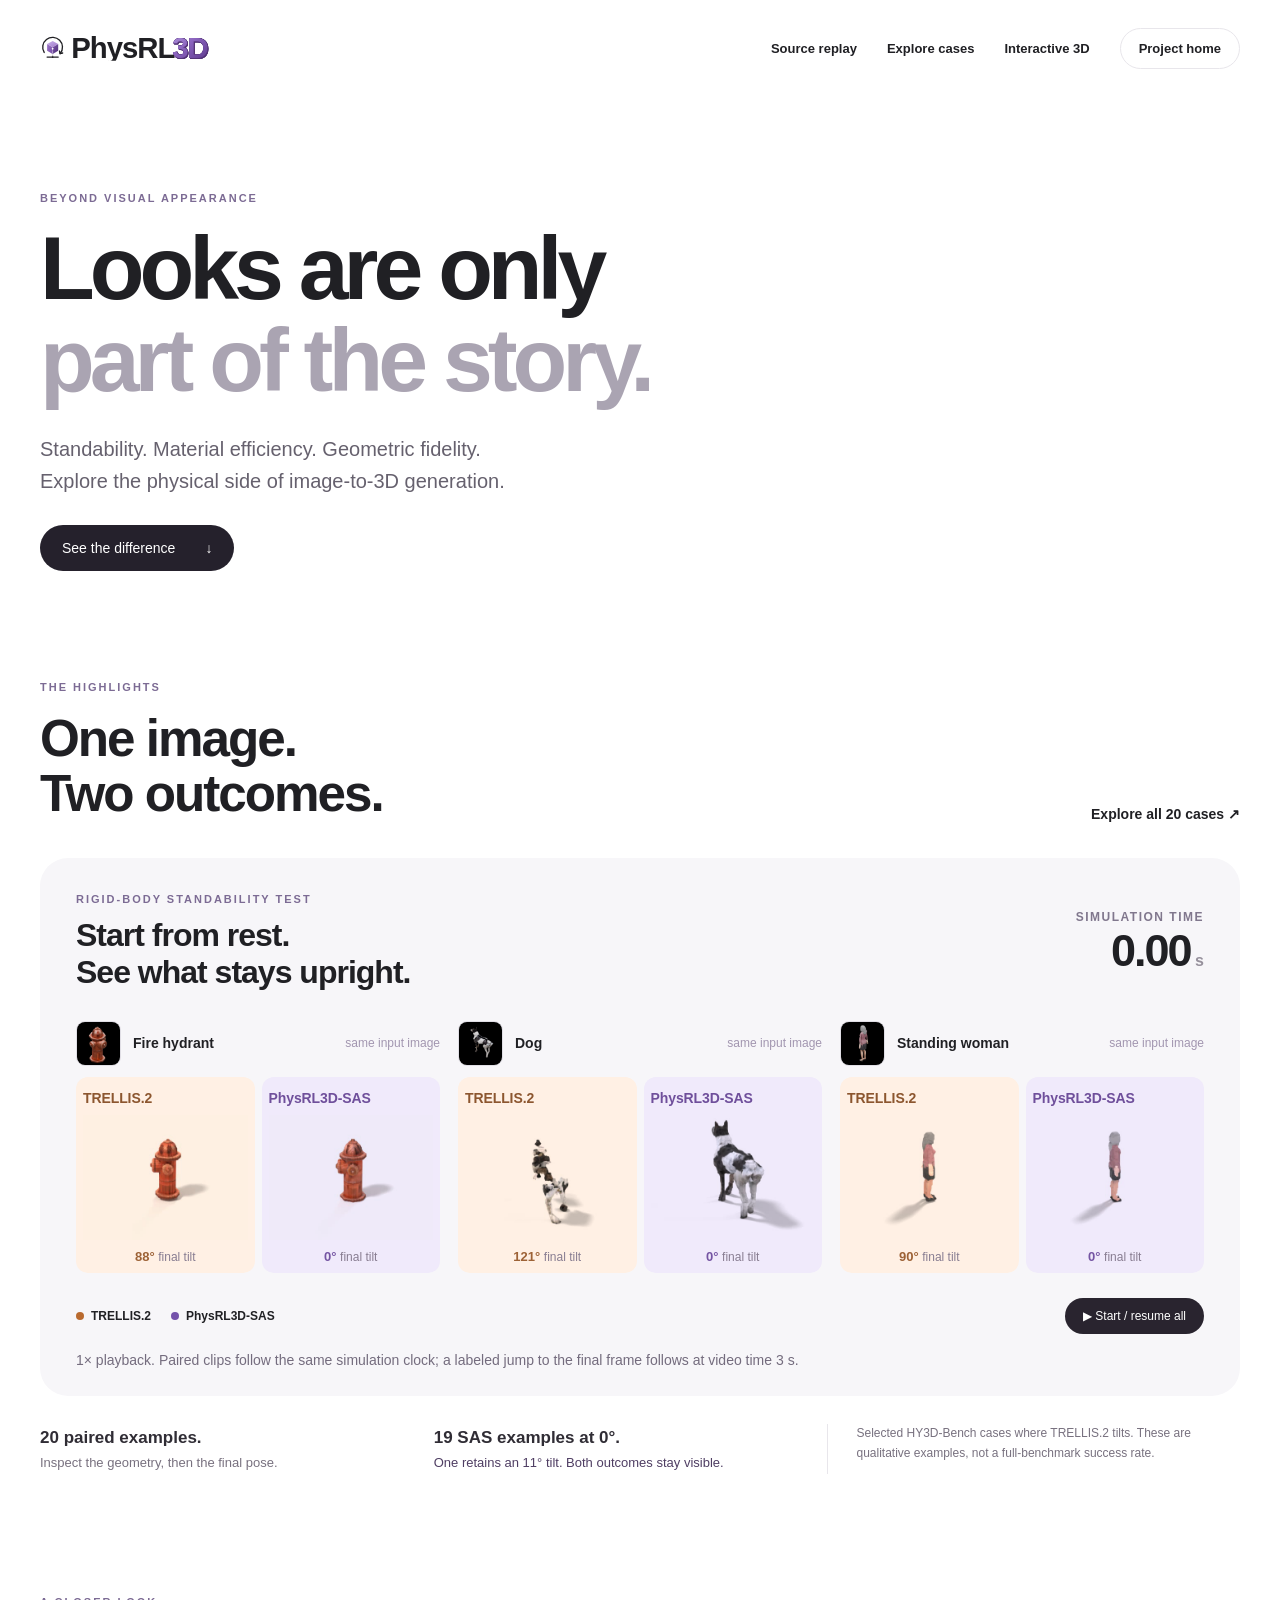
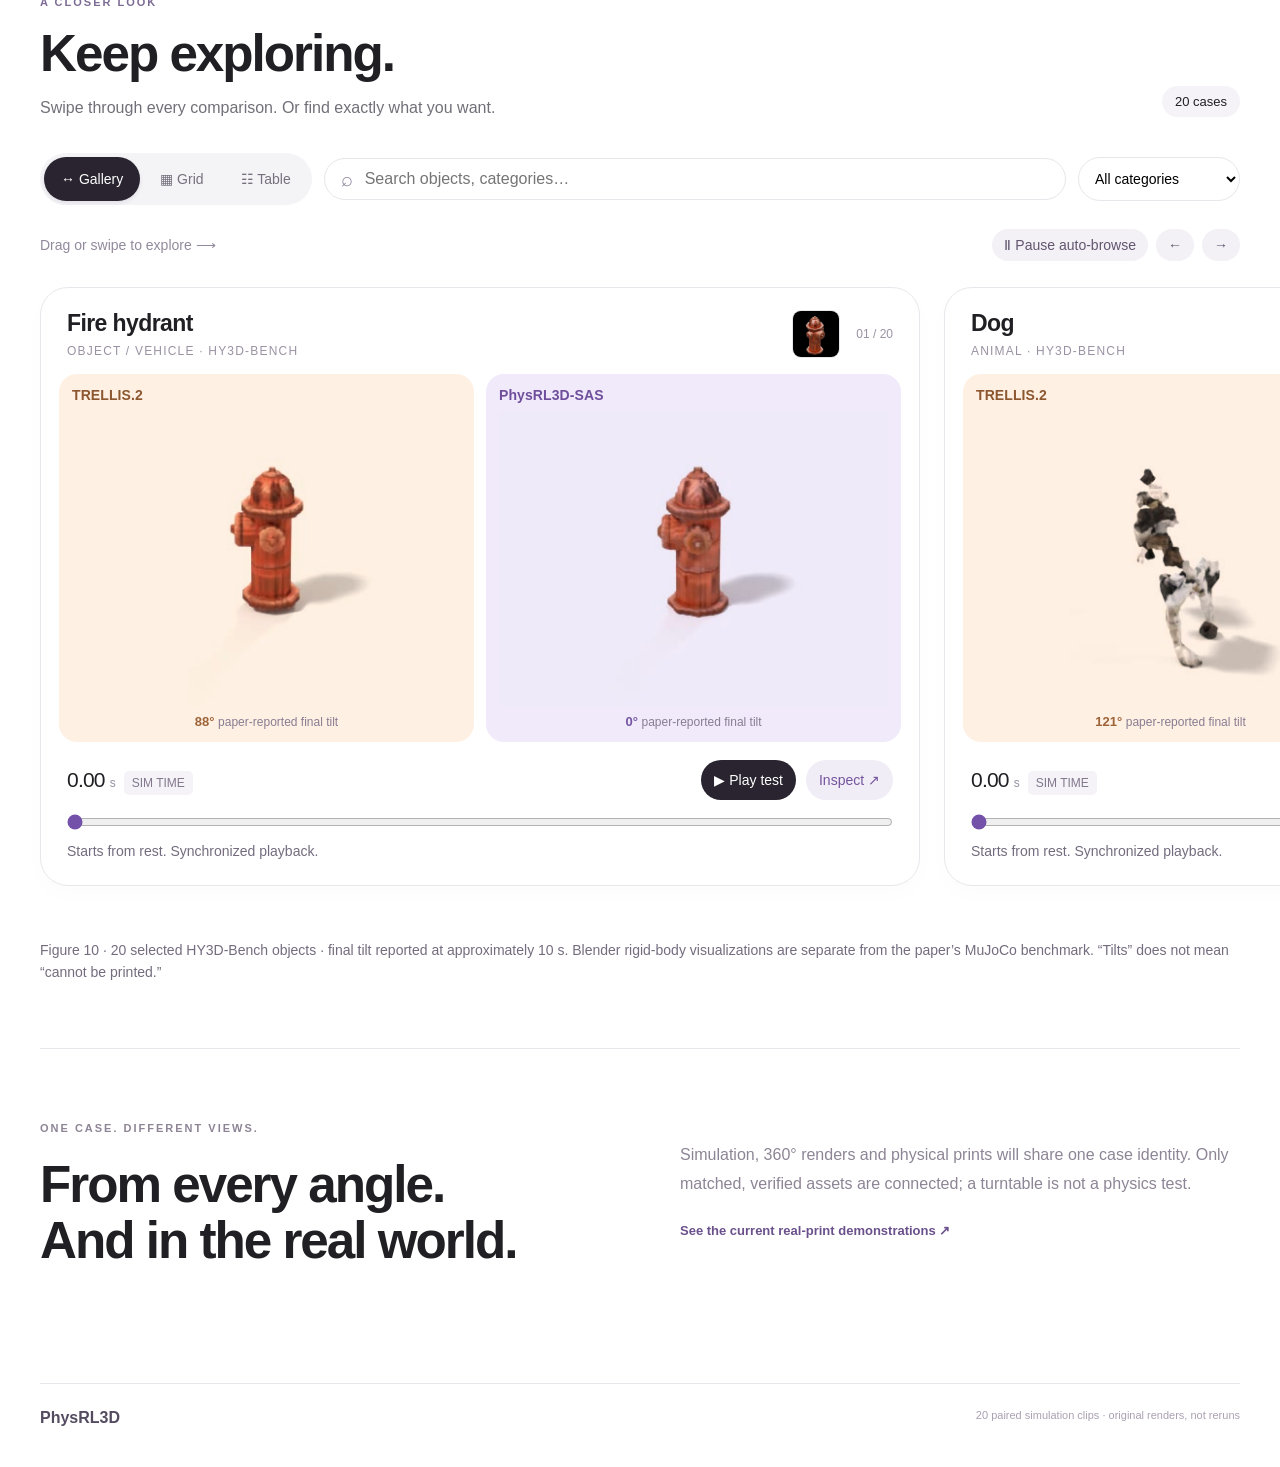
<file: examples/index.html>
<!doctype html>
<html lang="en">
<head>
  <meta charset="utf-8">
  <meta name="viewport" content="width=device-width,initial-scale=1">
  <meta name="color-scheme" content="light">
  <title>PhysRL3D — See what stands</title>
  <meta name="description" content="Explore paired standability tests of TRELLIS.2 and PhysRL3D-SAS.">
  <link rel="stylesheet" href="styles.css">
  <link rel="stylesheet" href="published.css">
  <meta name="robots" content="noindex,nofollow">
  <script>if(new URLSearchParams(location.search).has('embedded'))document.documentElement.classList.add('embedded');</script>
  <script defer src="cases.js?v=20261123sim"></script>
  <script defer src="core.js?v=20261123sim"></script>
  <script defer src="app.js?v=20261123sim"></script>
  <link rel="icon" href="../favicon.ico?v=20261120loop1" sizes="any"><link rel="icon" type="image/svg+xml" href="../static/brand/physrl3d-mark.svg?v=20261120loop1"><link rel="icon" type="image/png" sizes="32x32" href="../static/brand/favicon-32.png?v=20261120loop1"><link rel="apple-touch-icon" sizes="180x180" href="../static/brand/favicon-180.png?v=20261120loop1">
<meta name="referrer" content="no-referrer"></head>
<body>
  <a class="skip" href="#cases">Skip to the cases</a>
  <header class="nav shell">
    <a class="wordmark" href="#top"><img src="../static/brand/physrl3d-lockup.svg?v=20261120loop1" alt="PhysRL3D" width="174" height="38"></a>
    <nav aria-label="Main navigation"><a href="#highlights">Source replay</a><a href="#cases">Explore cases</a><a href="../#support-examples" target="_top">Interactive 3D</a><a class="nav-pill" href="../" target="_top">Project home</a></nav>
  </header>
  <main id="top">
    <section class="intro shell">
      <p class="eyebrow">BEYOND VISUAL APPEARANCE</p>
      <h1>Looks are only<br><span>part of the story.</span></h1>
      <p class="intro-copy">Standability. Material efficiency. Geometric fidelity.<br>Explore the physical side of image-to-3D generation.</p>
      <a class="primary-link" href="#highlights">See the difference <span>↓</span></a>
    </section>

    <section id="highlights" class="highlights shell" aria-labelledby="highlights-title">
      <div class="section-heading"><div><p class="eyebrow">THE HIGHLIGHTS</p><h2 id="highlights-title">One image.<br>Two outcomes.</h2></div><a href="#cases" class="text-link">Explore all 20 cases ↗</a></div>
      <div class="feature">
        <div class="feature-heading"><div><p class="eyebrow">RIGID-BODY STANDABILITY TEST</p><h3>Start from rest.<br>See what stays upright.</h3></div><div class="clock"><span class="clock-label">PAPER ENDPOINT</span><strong id="hero-clock">≈10<span> s</span></strong></div></div>
        <div id="hero-pairs" class="hero-pairs"></div>
        <div class="feature-controls"><div class="legend"><span><i class="base-dot"></i>TRELLIS.2</span><span><i class="ours-dot"></i>PhysRL3D-SAS</span></div><button id="hero-play" class="play-button" disabled>▶ Loading simulation videos</button></div>
        <p id="hero-status" class="microcopy">Archived end-state images, not a running simulation. Existing source clips reportedly show 0–2.96 s, then jump to a held frame at 9.96 s. The timer will preserve and label this jump when verified clips are connected.</p>
      </div>
      <div class="highlight-summary"><p><b>20 paired examples.</b><br>Inspect the geometry, then the final pose.</p><p><b>19 SAS examples at 0°.</b><br>One retains an 11° tilt. Both outcomes stay visible.</p><p class="selection-note">Selected HY3D-Bench cases where TRELLIS.2 tilts. These are qualitative examples, not a full-benchmark success rate.</p></div>
    </section>

    <section id="cases" class="explorer" aria-labelledby="cases-title">
      <div class="shell"><div class="section-heading"><div><p class="eyebrow">A CLOSER LOOK</p><h2 id="cases-title">Keep exploring.</h2><p class="section-copy">Swipe through every comparison. Or find exactly what you want.</p></div><span id="result-count" class="count" aria-live="polite">20 cases</span></div>
        <div class="explorer-toolbar"><div class="view-switch" role="group" aria-label="Choose view"><button data-view="gallery" aria-pressed="true">↔ Gallery</button><button data-view="grid" aria-pressed="false">▦ Grid</button><button data-view="table" aria-pressed="false">☷ Table</button></div><label class="search"><span aria-hidden="true">⌕</span><input id="search" type="search" placeholder="Search objects, categories…" aria-label="Search cases"></label><label class="category-label"><span class="sr-only">Category</span><select id="category"><option value="all">All categories</option><option value="character">Characters</option><option value="animal">Animals</option><option value="vegetation">Vegetation</option><option value="object">Objects &amp; vehicles</option></select></label></div>
        <div class="gallery-options"><span id="browse-hint">Drag or swipe to explore <span aria-hidden="true">⟶</span></span><div><button id="auto-browse" aria-pressed="true">Ⅱ Pause auto-browse</button><button id="previous" aria-label="Previous case">←</button><button id="next" aria-label="Next case">→</button></div></div>
      </div>
      <div id="case-results" class="case-results gallery" tabindex="0" aria-label="Simulation case gallery"></div>
      <div id="empty-state" class="shell empty-state" hidden><h3>No matching cases.</h3><p>Try a different name or category.</p><button id="clear-search">Clear filters</button></div>
      <p class="shell footnote">Figure 10 · 20 selected HY3D-Bench objects · final tilt reported at approximately 10 s. Blender rigid-body visualizations are separate from the paper’s MuJoCo benchmark. “Tilts” does not mean “cannot be printed.”</p>
    </section>

    <section class="next-section shell"><div><p class="eyebrow">ONE CASE. DIFFERENT VIEWS.</p><h2>From every angle.<br>And in the real world.</h2></div><p>Simulation, 360° renders and physical prints will share one case identity. Only matched, verified assets are connected; a turntable is not a physics test.<br><a class="text-link" href="../#prints" target="_blank" rel="noopener">See the current real-print demonstrations ↗</a></p></section>
  </main>
  <footer class="shell"><b>PhysRL3D</b><span>20 paired simulation clips · original renders, not reruns</span></footer>
  <dialog id="case-dialog" aria-labelledby="dialog-title"><div class="dialog-top"><h2 id="dialog-title">Case</h2><button id="close-dialog" aria-label="Close case">×</button></div><div id="dialog-body"></div></dialog>
  <noscript><p class="shell">The interactive explorer requires JavaScript. <a href="../">Return to the research overview.</a></p></noscript>
</body>
</html>
</file>
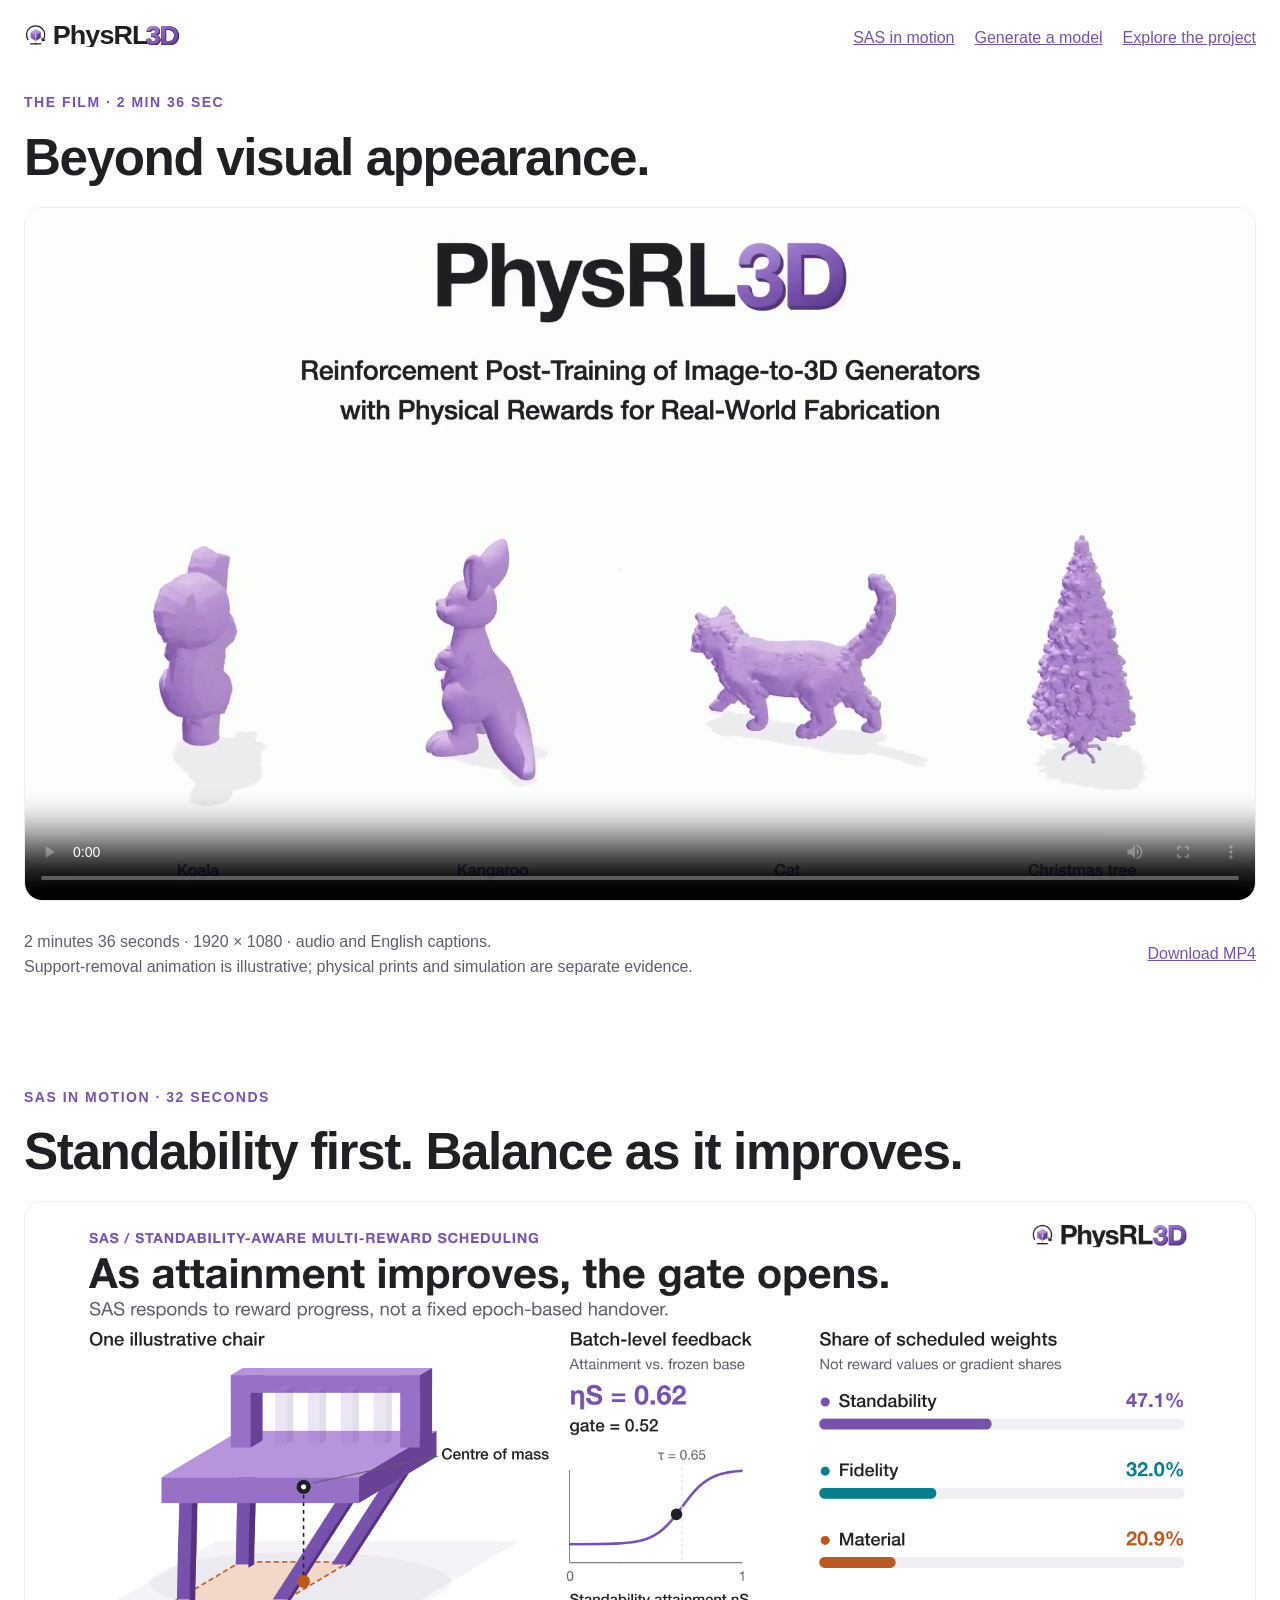
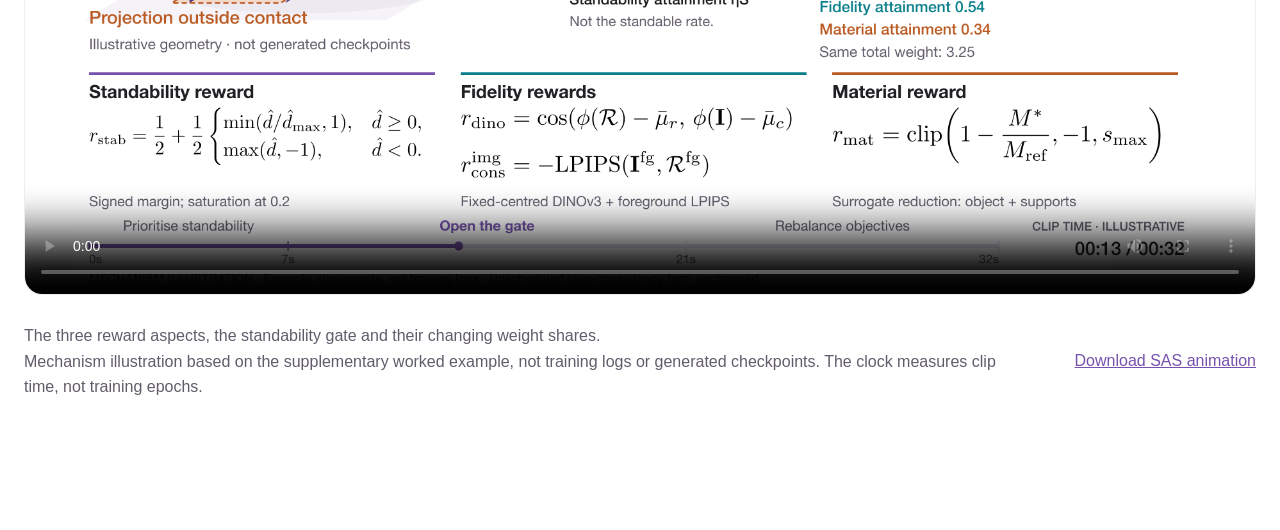
<file: film/index.html>
<!doctype html>
<html lang="en">
<head>
<meta charset="utf-8"><meta name="viewport" content="width=device-width,initial-scale=1"><meta name="robots" content="noindex,nofollow">
<title>PhysRL3D · Films</title>
<link rel="icon" href="../favicon.ico?v=20261120loop1" sizes="any">
<link rel="icon" type="image/svg+xml" href="../static/brand/physrl3d-mark.svg?v=20261120loop1">
<link rel="icon" type="image/png" sizes="32x32" href="../static/brand/favicon-32.png?v=20261120loop1">
<link rel="apple-touch-icon" sizes="180x180" href="../static/brand/favicon-180.png?v=20261120loop1">
<style>*{box-sizing:border-box}html{scroll-behavior:smooth;scroll-padding-top:24px}body{margin:0;padding:24px;background:#fff;color:#202024;font-family:Arial,Helvetica,sans-serif}header,main{max-width:1440px;margin:auto}header{display:flex;align-items:center;justify-content:space-between;gap:24px;margin-bottom:40px}header img{width:160px}nav{display:flex;gap:20px;flex-wrap:wrap}a{color:#7752ad}video{display:block;width:100%;background:#fff;border:1px solid #eee;border-radius:18px}p{font-size:16px;line-height:1.6;color:#625c6a}h1,h2{font-size:clamp(32px,4vw,54px);letter-spacing:-1.4px;margin:12px 0 20px}section{margin-bottom:90px}.eyebrow{font-size:14px;color:#7752ad;letter-spacing:1.5px;font-weight:600}.film-meta{display:flex;justify-content:space-between;align-items:center;gap:24px;flex-wrap:wrap;padding-top:12px}.film-meta p{max-width:1000px}.film-meta a{white-space:nowrap}@media(max-width:600px){header{align-items:flex-start;flex-direction:column}body{padding:20px}section{margin-bottom:60px}}@media(prefers-reduced-motion:reduce){html{scroll-behavior:auto}}</style>
<meta name="referrer" content="no-referrer"></head>
<body>
<header><a href="../"><img src="../static/brand/physrl3d-lockup.svg?v=20261120loop1" alt="PhysRL3D"></a><nav><a href="#sas">SAS in motion</a><a href="../generate/">Generate a model</a><a href="../">Explore the project</a></nav></header>
<main>
<section id="overview"><p class="eyebrow">THE FILM · 2 MIN 36 SEC</p><h1>Beyond visual appearance.</h1>
<video controls playsinline preload="metadata" poster="../static/film/PhysRL3D_video-poster.jpg" aria-label="PhysRL3D research video, 2 minutes 36 seconds"><source src="../static/film/PhysRL3D_video.mp4" type="video/mp4"><track kind="captions" src="../static/film/PhysRL3D_video.vtt" srclang="en" label="English" default></video>
<div class="film-meta"><p>2 minutes 36 seconds · 1920 × 1080 · audio and English captions.<br>Support-removal animation is illustrative; physical prints and simulation are separate evidence.</p><a href="../static/film/PhysRL3D_video.mp4" download>Download MP4</a></div></section>
<section id="sas"><p class="eyebrow">SAS IN MOTION · 32 SECONDS</p><h2>Standability first. Balance as it improves.</h2>
<video controls playsinline preload="metadata" poster="../static/film/sas-poster.png" aria-label="SAS mechanism illustration with stage labels and a synchronized timeline"><source src="../static/film/sas-32s.mp4" type="video/mp4"><track kind="captions" src="../static/film/sas-captions.vtt" srclang="en" label="English"></video>
<div class="film-meta"><p>The three reward aspects, the standability gate and their changing weight shares.<br>Mechanism illustration based on the supplementary worked example, not training logs or generated checkpoints. The clock measures clip time, not training epochs.</p><a href="../static/film/sas-32s.mp4" download>Download SAS animation</a></div></section>
</main>
</body></html>
</file>
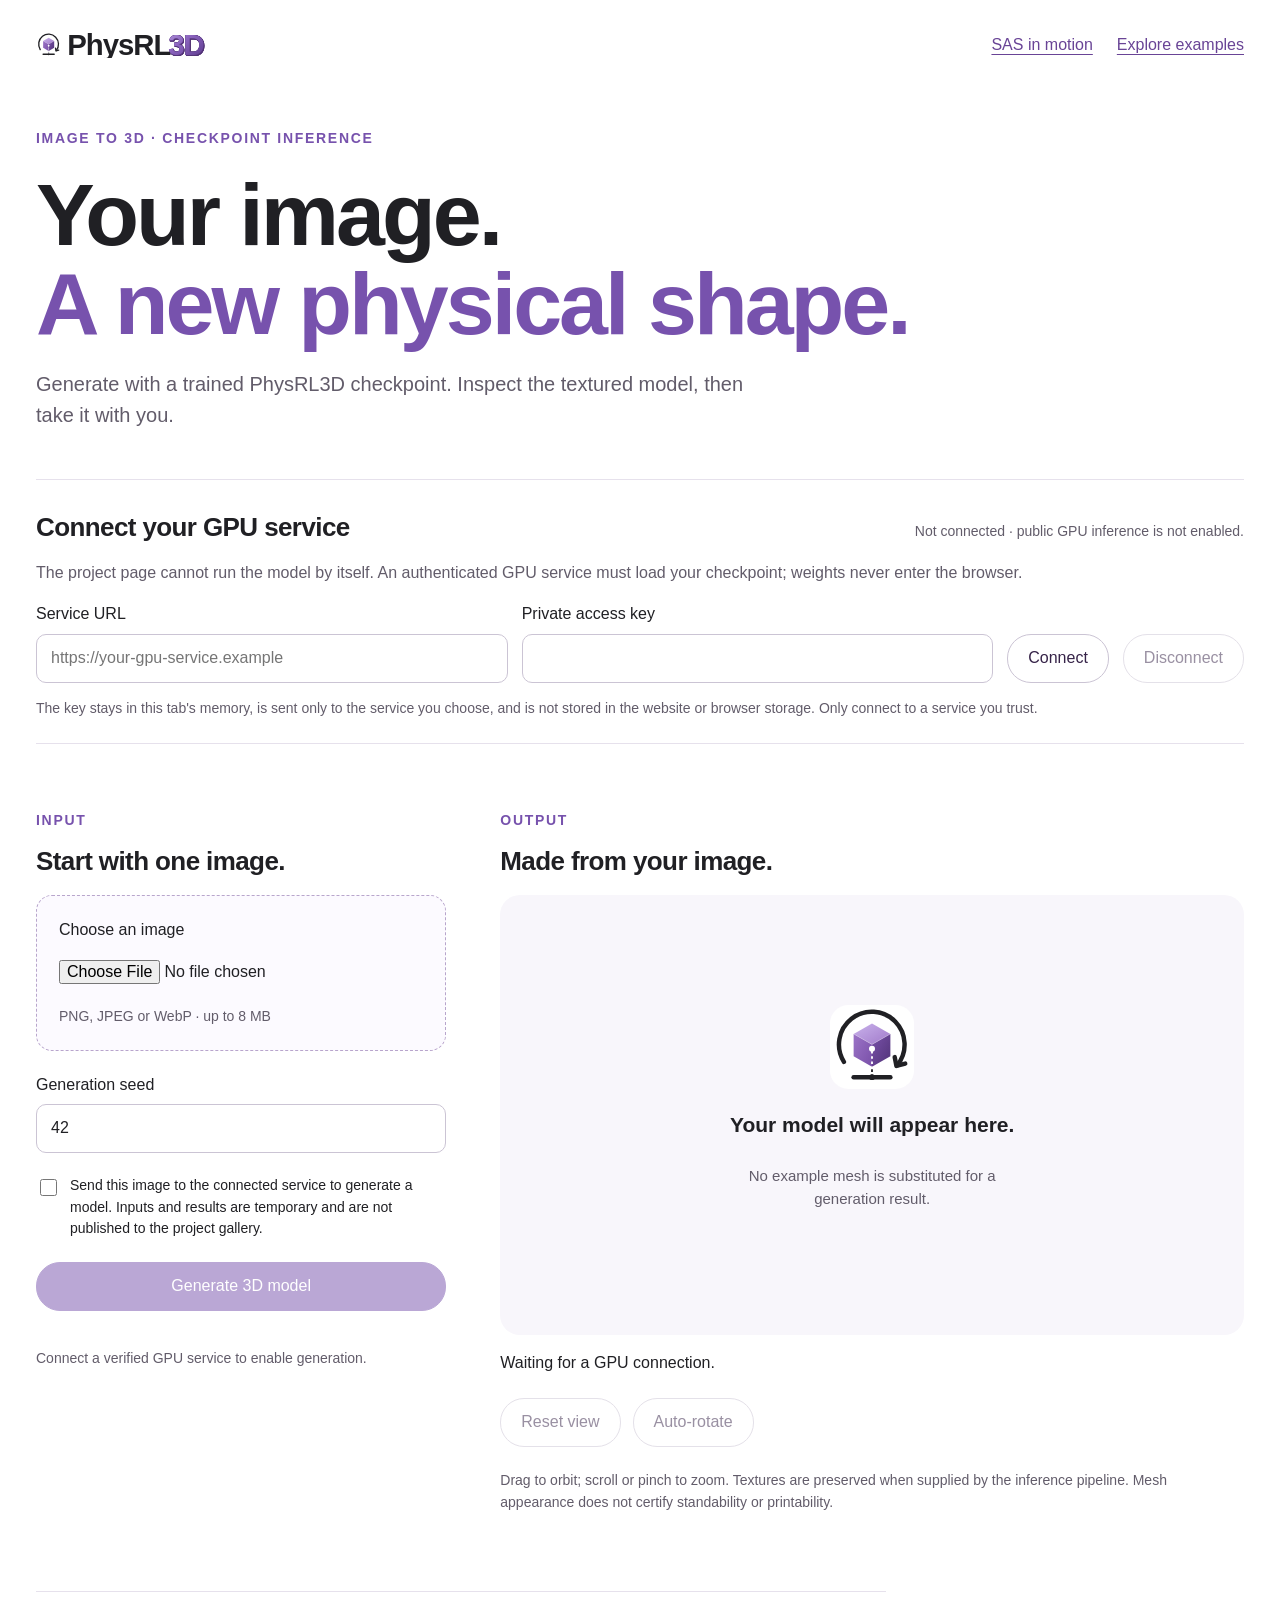
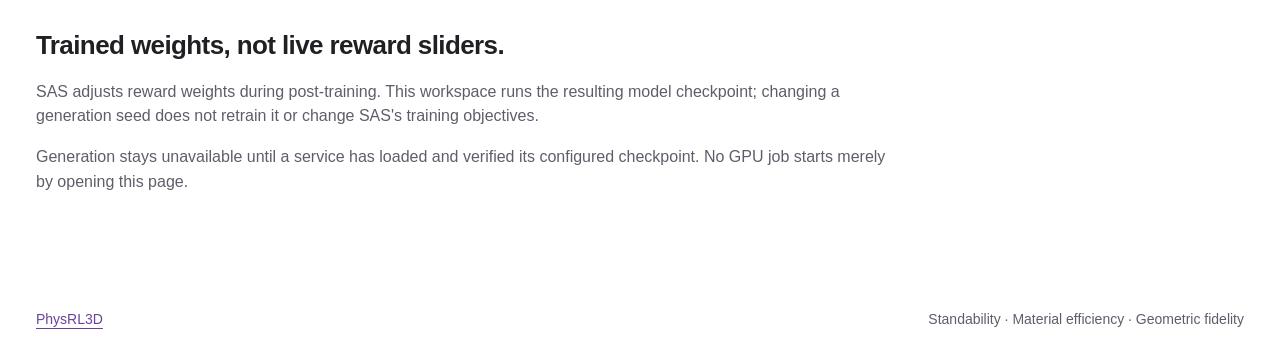
<file: generate/index.html>
<!doctype html>
<html lang="en"><head>
<meta charset="utf-8"><meta name="viewport" content="width=device-width,initial-scale=1"><meta name="robots" content="noindex,nofollow">
<meta name="referrer" content="no-referrer"><title>PhysRL3D · Generate</title>
<link rel="icon" href="../favicon.ico?v=20261120loop1"><link rel="stylesheet" href="generate.css?v=1">
<link rel="icon" type="image/svg+xml" href="../static/brand/physrl3d-mark.svg?v=20261120loop1">
<link rel="icon" type="image/png" sizes="32x32" href="../static/brand/favicon-32.png?v=20261120loop1">
<link rel="apple-touch-icon" sizes="180x180" href="../static/brand/favicon-180.png?v=20261120loop1">
<script type="importmap">{"imports":{"three":"https://cdn.jsdelivr.net/npm/three@0.162.0/build/three.module.js","three/addons/":"https://cdn.jsdelivr.net/npm/three@0.162.0/examples/jsm/"}}</script>
<script type="module" src="generate.mjs?v=1"></script>
</head><body>
<header><a href="../"><img src="../static/brand/physrl3d-lockup.svg?v=20261120loop1" alt="PhysRL3D" width="174" height="42"></a><nav><a href="../film/#sas">SAS in motion</a><a href="../#comparisons">Explore examples</a></nav></header>
<main>
<p class="eyebrow">IMAGE TO 3D · CHECKPOINT INFERENCE</p>
<h1>Your image.<br><span>A new physical shape.</span></h1>
<p class="lead">Generate with a trained PhysRL3D checkpoint. Inspect the textured model, then take it with you.</p>
<section class="connection" aria-labelledby="connection-title">
<div class="connection-heading"><h2 id="connection-title">Connect your GPU service</h2><p id="connection-status" role="status">Not connected · public GPU inference is not enabled.</p></div>
<p>The project page cannot run the model by itself. An authenticated GPU service must load your checkpoint; weights never enter the browser.</p>
<form id="connect-form"><label>Service URL<input id="endpoint" type="url" placeholder="https://your-gpu-service.example" autocomplete="off" required></label><label>Private access key<input id="access-key" type="password" autocomplete="off" spellcheck="false" required aria-describedby="key-note"></label><button id="connect" type="submit">Connect</button><button id="disconnect" type="button" disabled>Disconnect</button></form>
<p id="key-note" class="small">The key stays in this tab's memory, is sent only to the service you choose, and is not stored in the website or browser storage. Only connect to a service you trust.</p>
<p id="model-info" class="model-info" hidden></p>
</section>
<div class="workspace">
<section class="input-panel" aria-labelledby="input-title"><p class="eyebrow">INPUT</p><h2 id="input-title">Start with one image.</h2>
<form id="generate-form">
<label class="upload">Choose an image<input id="image" type="file" accept="image/png,image/jpeg,image/webp" required><span>PNG, JPEG or WebP · up to 8 MB</span></label>
<img id="input-preview" alt="Your selected conditioning image" hidden>
<label>Generation seed<input id="seed" type="number" min="0" max="2147483647" step="1" value="42" required></label>
<label class="consent"><input id="consent" type="checkbox" required><span>Send this image to the connected service to generate a model. Inputs and results are temporary and are not published to the project gallery.</span></label>
<button id="generate" type="submit" class="primary" disabled>Generate 3D model</button>
<p id="submit-hint" class="small">Connect a verified GPU service to enable generation.</p>
</form></section>
<section class="output-panel" aria-labelledby="output-title"><div class="output-heading"><div><p class="eyebrow">OUTPUT</p><h2 id="output-title">Made from your image.</h2></div><span id="elapsed" hidden></span></div>
<div id="viewer" role="region" aria-label="Generated 3D model viewer"><div id="placeholder"><img src="../static/brand/physrl3d-mark.svg" alt="" width="84" height="84"><h3>Your model will appear here.</h3><p>No example mesh is substituted for a generation result.</p></div></div>
<p id="job-status" role="status" aria-live="polite">Waiting for a GPU connection.</p><progress id="progress" hidden aria-label="Generation in progress"></progress>
<div class="output-actions"><button id="reset-view" disabled>Reset view</button><button id="rotate" disabled aria-pressed="false">Auto-rotate</button><a id="download" hidden download="physrl3d.glb">Download GLB</a></div>
<p class="small">Drag to orbit; scroll or pinch to zoom. Textures are preserved when supplied by the inference pipeline. Mesh appearance does not certify standability or printability.</p>
</section></div>
<section class="notes"><h2>Trained weights, not live reward sliders.</h2><p>SAS adjusts reward weights during post-training. This workspace runs the resulting model checkpoint; changing a generation seed does not retrain it or change SAS's training objectives.</p><p>Generation stays unavailable until a service has loaded and verified its configured checkpoint. No GPU job starts merely by opening this page.</p></section>
</main><footer><a href="../">PhysRL3D</a><span>Standability · Material efficiency · Geometric fidelity</span></footer>
</body></html>
</file>
<file: examples/styles.css>
:root{--ink:#202024;--muted:#717079;--line:#e8e6eb;--lavender:#f0eafb;--purple:#7452aa;--peach:#fff0e4;--orange:#b96a2f;--page:#fff;--radius:28px;font-family:Inter,-apple-system,BlinkMacSystemFont,"Segoe UI",sans-serif;color:var(--ink);background:var(--page)}
*{box-sizing:border-box}html{scroll-behavior:smooth;scroll-padding-top:28px}body{margin:0}button,input,select{font:inherit}button,a,input,select{-webkit-tap-highlight-color:transparent}button{cursor:pointer}button:disabled{cursor:not-allowed;opacity:.58}a{color:inherit;text-decoration:none}a:hover{text-decoration:underline;text-underline-offset:5px}button:focus-visible,a:focus-visible,input:focus-visible,select:focus-visible,[tabindex]:focus-visible{outline:3px solid var(--purple);outline-offset:4px}button{border:0}button:hover:not(:disabled){filter:brightness(.96)}.shell{width:min(1260px,calc(100% - 80px));margin:auto}.nav{height:96px;display:flex;align-items:center;justify-content:space-between}.wordmark{font-weight:800;font-size:24px;letter-spacing:-1px;display:flex;align-items:center}.wordmark span{color:var(--purple)}.wordmark i{width:8px;height:8px;margin:3px 0 0 7px;border-radius:50%;background:#e9bb8a}.nav nav{display:flex;gap:30px;align-items:center;font-size:13px;font-weight:600}.nav-pill{padding:12px 18px;border:1px solid var(--line);border-radius:50px}.intro{padding:96px 0 110px}.eyebrow{font-size:11px;font-weight:750;letter-spacing:2px;margin:0 0 18px;color:#7c6b94}h1,h2,h3,p{margin-top:0}h1{font-size:clamp(54px,7vw,100px);line-height:1.03;letter-spacing:-5px;font-weight:730;margin-bottom:26px}h1 span{color:#aaa4b2}h2{font-size:clamp(32px,4vw,54px);line-height:1.09;letter-spacing:-2px;font-weight:700;margin-bottom:14px}h3{font-size:28px;line-height:1.15;letter-spacing:-.9px}.intro-copy{font-size:20px;line-height:1.6;color:#66616e;margin:0 0 28px}.primary-link{display:inline-flex;gap:30px;align-items:center;background:#25212c;color:white;padding:15px 22px;border-radius:40px;font-size:14px}.section-heading{display:flex;justify-content:space-between;align-items:end;gap:24px;margin-bottom:36px}.section-heading h2{margin-bottom:0}.text-link{font-size:14px;font-weight:600;white-space:nowrap}.feature{background:#f7f6f9;border-radius:var(--radius);padding:35px 36px 24px;overflow:hidden}.feature-heading{display:flex;justify-content:space-between;align-items:center;margin-bottom:30px}.feature-heading h3{font-size:32px;letter-spacing:-1px;margin:0}.feature-heading .eyebrow{margin-bottom:12px}.clock{text-align:right;font-variant-numeric:tabular-nums;white-space:nowrap}.clock-label{display:block;font-size:9px;font-weight:700;color:#80778d;letter-spacing:1.5px;margin-bottom:4px}.clock strong{font-size:45px;line-height:1;font-weight:550;letter-spacing:-2px}.clock strong span{font-size:16px;color:#96909c;letter-spacing:0}.hero-pairs{display:grid;grid-template-columns:repeat(3,minmax(0,1fr));gap:18px}.hero-case{min-width:0}.hero-case h4{margin:0 0 11px;font-size:14px;font-weight:650}.hero-case .pair{gap:7px}.hero-case .media-panel{border-radius:12px;padding:7px}.hero-case img{aspect-ratio:1/1.15;object-fit:contain;background:white;mix-blend-mode:multiply}.hero-case .method-label{font-size:9px;padding:6px 0;white-space:nowrap;letter-spacing:-.1px}.hero-case .angle{font-size:13px;padding:6px 0 2px}.feature-controls{display:flex;justify-content:space-between;align-items:center;gap:16px;margin-top:25px}.legend{display:flex;gap:20px;align-items:center;font-size:12px;font-weight:600}.legend span{display:flex;gap:7px;align-items:center}.legend i{width:8px;height:8px;border-radius:50%;display:inline-block}.base-dot{background:var(--orange)}.ours-dot{background:var(--purple)}.play-button{background:#29242f;color:white;padding:11px 18px;border-radius:50px;font-size:12px}.microcopy{font-size:11px;color:#77717f;line-height:1.6;margin:15px 0 0}.highlight-summary{display:grid;grid-template-columns:1fr 1fr 1.15fr;gap:35px;margin:28px 0 0}.highlight-summary p{font-size:13px;line-height:1.65;color:#78717f}.highlight-summary b{font-size:17px;color:#302d35;font-weight:650}.highlight-summary .selection-note{font-size:12px;border-left:1px solid var(--line);padding-left:28px}.explorer{padding:110px 0 65px;overflow:hidden}.section-copy{color:var(--muted);font-size:16px;margin:17px 0 0}.count{font-size:13px;padding:8px 13px;background:#f5f3f7;border-radius:30px;white-space:nowrap}.explorer-toolbar{display:flex;align-items:center;gap:12px;margin-bottom:24px}.view-switch{padding:4px;display:flex;gap:3px;background:#f4f3f6;border-radius:40px;flex-shrink:0}.view-switch button{font-size:12px;padding:10px 17px;border-radius:30px;color:#77717f;background:transparent}.view-switch button[aria-pressed=true]{background:#29242f;color:white;box-shadow:0 2px 4px #29193415}.search{display:flex;gap:10px;align-items:center;flex:1;min-width:0;border:1px solid var(--line);border-radius:30px;padding:10px 16px}.search span{font-size:20px;line-height:1;color:#8d849a}.search input{border:0;background:transparent;width:100%;min-width:0;font-size:13px;outline:none}.category-label select{background:white;border:1px solid var(--line);border-radius:30px;padding:12px;font-size:12px;max-width:180px}.gallery-options{display:flex;justify-content:space-between;align-items:center;margin-bottom:18px;font-size:12px;color:#928a9c}.gallery-options>div{display:flex;gap:8px}.gallery-options button{background:#f3f0f6;padding:8px 12px;border-radius:30px;color:#62556e;font-size:12px}.case-results.gallery{display:flex;gap:24px;overflow-x:auto;scroll-snap-type:x proximity;padding:8px max(40px,calc((100vw - 1260px)/2)) 30px;scrollbar-width:none;overscroll-behavior-x:contain;cursor:grab}.gallery::-webkit-scrollbar{display:none}.gallery.auto-running{scroll-snap-type:none}.gallery.dragging{cursor:grabbing;user-select:none}.case-card{border:1px solid var(--line);border-radius:var(--radius);background:white;box-shadow:0 8px 25px #31233904;min-width:0;overflow:hidden}.gallery .case-card{flex:0 0 min(880px,78vw);scroll-snap-align:center}.case-card-header{display:flex;justify-content:space-between;align-items:center;padding:22px 26px 16px;gap:16px}.case-title{border:0;background:none;color:var(--ink);text-align:left;padding:0;font-size:23px;font-weight:650;letter-spacing:-.6px}.case-title:hover{text-decoration:underline;text-underline-offset:5px}.case-subtitle{font-size:10px;text-transform:uppercase;letter-spacing:1.2px;color:#9a92a2;margin:7px 0 0}.case-index{font-size:11px;font-variant-numeric:tabular-nums;color:#9a92a2}.pair{display:grid;grid-template-columns:repeat(2,minmax(0,1fr));gap:12px}.case-card>.pair{padding:0 18px}.media-panel{border-radius:18px;padding:13px;overflow:hidden;min-width:0;background:var(--peach)}.media-panel.ours{background:var(--lavender)}.method-label{font-weight:650;color:#8c562f;font-size:11px;letter-spacing:.1px}.ours .method-label{color:#6f4f9b}.media-panel img,.media-panel video{display:block;width:100%;aspect-ratio:1.25;object-fit:contain;mix-blend-mode:multiply}.media-panel video[hidden]{display:none}.media-panel img{pointer-events:none}.angle{font-size:13px;font-weight:600;text-align:center;color:#9d6236}.ours .angle{color:#7555a3}.angle small{font-weight:400;color:#887d91}.card-controls{display:flex;align-items:center;justify-content:space-between;padding:18px 26px 12px;gap:16px}.card-time{font-size:21px;letter-spacing:-.8px;font-variant-numeric:tabular-nums}.card-time small{font-size:11px;color:#96909e;letter-spacing:0}.still-tag{font-size:10px;padding:5px 8px;background:#f5f3f7;border-radius:5px;color:#82778d;margin-left:8px;vertical-align:middle}.card-status{font-size:11px;color:#9b93a4;margin:0;padding:0 26px 22px}.card-actions{display:flex;gap:10px;align-items:center}.card-actions button{font-size:11px;border-radius:25px;padding:9px 13px;background:#f1edf6;color:#74549e}.card-actions button.play{background:#29242f;color:white}.seek{width:calc(100% - 52px);margin:2px 26px 10px;accent-color:var(--purple)}.grid{display:grid;grid-template-columns:repeat(2,minmax(0,1fr));gap:24px;width:min(1260px,calc(100% - 80px));margin:auto}.grid .case-card-header{padding:18px 20px}.grid .case-title{font-size:18px}.grid .card-controls{padding:14px 20px}.grid .card-time{font-size:17px}.grid .card-actions button{padding:8px;font-size:10px}.table-view{width:min(1260px,calc(100% - 80px));margin:auto;overflow:auto;border:1px solid var(--line);border-radius:18px}.case-table{border-collapse:collapse;width:100%;font-size:13px;min-width:720px}.case-table th,.case-table td{text-align:left;padding:15px 20px;border-bottom:1px solid var(--line)}.case-table th{background:#f8f6fa;color:#8a7e95;font-size:11px;font-weight:600}.case-table th button{background:transparent;padding:0;color:inherit;text-align:left}.case-table tr:last-child td{border-bottom:0}.case-table td button{background:transparent;color:var(--purple);padding:0}.case-table tbody tr:hover{background:#fbf9fe}.table-object{display:flex;align-items:center;gap:12px}.table-object img{width:50px;height:42px;object-fit:contain}.table-object b{font-weight:600;color:var(--ink)}.status-pill{font-size:10px;border-radius:20px;padding:5px 9px;background:#f2edf7;color:#836b9e}.empty-state{padding:60px 0;text-align:center;color:var(--muted)}.empty-state button{padding:12px 18px;border-radius:30px;background:var(--lavender);color:var(--purple)}.footnote{font-size:11px;line-height:1.7;color:#aaa2b0;margin-top:23px}.next-section{display:grid;grid-template-columns:1fr 1fr;gap:80px;align-items:center;padding:70px 0 100px;border-top:1px solid var(--line)}.next-section p{font-size:16px;line-height:1.8;color:#8d8495}.next-section .eyebrow{font-size:11px}.next-section .text-link{display:inline-block;margin-top:20px;font-size:13px;color:#6b518c;white-space:normal}footer{border-top:1px solid var(--line);padding:25px 0 40px;display:flex;justify-content:space-between;gap:25px;font-size:11px;color:#aaa0b1}footer b{color:#544b60;font-size:16px}dialog{border:0;border-radius:28px;max-width:950px;width:calc(100% - 32px);padding:25px;max-height:90vh;overflow:auto;box-shadow:0 30px 100px #1e123040}dialog::backdrop{background:#21192f60;backdrop-filter:blur(8px)}.dialog-top{display:flex;justify-content:space-between;align-items:center;margin-bottom:16px}.dialog-top h2{font-size:24px;margin:0}.dialog-top button{border-radius:50%;background:#f4f0f7;width:35px;height:35px;font-size:22px}.dialog-tabs{display:flex;gap:8px;margin:0 0 16px}.dialog-tabs button{padding:10px 15px;border-radius:30px;font-size:12px;background:#f5f2f9;color:var(--purple)}.dialog-tabs button[aria-pressed=true]{background:#302637;color:white}.asset-note{font-size:12px;color:#978a9f;line-height:1.7;padding:14px 2px}.sr-only{position:absolute;width:1px;height:1px;overflow:hidden;clip:rect(0,0,0,0);white-space:nowrap}.skip{position:fixed;top:-100px;left:20px;background:white;padding:12px;z-index:20}.skip:focus{top:12px}[hidden]{display:none!important}
.input-thumb{width:48px;height:48px;object-fit:contain;border-radius:9px;background:white;border:1px solid var(--line);margin-left:auto}.hero-case h4{display:flex;align-items:center;gap:12px}.hero-case h4 .input-thumb{margin:0;width:45px;height:45px}.hero-input-label{font-size:10px;font-weight:400;color:#a296b0;margin-left:auto}.hero-pairs.single{grid-template-columns:minmax(0,1fr);max-width:930px;margin:auto}.hero-pairs.single .pair{gap:16px}.hero-pairs.single .media-panel{padding:15px}.hero-pairs.single img,.hero-pairs.single video{aspect-ratio:400/304;object-fit:contain}.hero-pairs.single .method-label{font-size:13px;padding:2px 0 8px}.hero-pairs.single .angle{font-size:14px}
@media(min-width:1700px){.gallery .case-card{flex-basis:850px}}
@media(max-width:900px){.shell{width:calc(100% - 44px)}.nav nav{gap:17px}.intro{padding:70px 0 80px}h1{letter-spacing:-3px}.hero-pairs{gap:10px}.feature{padding:25px 20px 20px}.hero-case .method-label{font-size:8px}.hero-case .media-panel{padding:5px}.hero-case h4{font-size:11px}.highlight-summary{gap:18px}.highlight-summary p{font-size:11px}.highlight-summary b{font-size:15px}.explorer-toolbar{flex-wrap:wrap}.search{min-width:200px}.category-label{flex-shrink:0}.gallery .case-card{flex-basis:86vw}.case-results.gallery{padding-left:22px;padding-right:22px}.grid{width:calc(100% - 44px);gap:16px}.grid .card-controls{align-items:start;flex-direction:column;gap:8px}.grid .case-card>.pair{padding:0 10px;gap:7px}.grid .media-panel{padding:8px}.grid .method-label{font-size:9px}.next-section{gap:35px}.table-view{width:calc(100% - 44px)}}
@media(max-width:600px){.nav{height:76px}.nav nav>a:first-child{display:none}.nav nav{font-size:11px;gap:12px}.wordmark{font-size:20px}.nav-pill{padding:9px 11px}.intro{padding:54px 0 70px}h1{font-size:54px;letter-spacing:-3px}.intro-copy{font-size:15px}.eyebrow{font-size:9px}.section-heading{align-items:start;margin-bottom:24px}.section-heading>.text-link{font-size:11px;white-space:normal;max-width:100px;text-align:right}.feature-heading{align-items:start}.feature-heading h3{font-size:25px}.feature-heading .eyebrow{font-size:8px}.clock strong{font-size:34px}.clock-label{font-size:7px;letter-spacing:1px}.hero-pairs{grid-template-columns:1fr}.hero-case{display:none}.hero-case:first-child{display:block}.hero-case h4{font-size:13px}.hero-case .method-label{font-size:10px}.hero-case img{aspect-ratio:1.2}.hero-case .media-panel{padding:10px}.feature-controls{align-items:start;flex-direction:column;gap:13px}.highlight-summary{grid-template-columns:1fr 1fr;gap:15px}.highlight-summary .selection-note{grid-column:1/-1;border-left:0;border-top:1px solid var(--line);padding:12px 0 0;margin:0}.explorer{padding-top:75px}.section-copy{font-size:14px;line-height:1.6}.explorer-toolbar{gap:10px}.view-switch{width:100%;justify-content:center}.view-switch button{flex:1}.search{min-width:0;padding:10px 12px}.category-label select{max-width:140px;font-size:11px;padding:12px 6px}.gallery-options{font-size:10px;gap:8px}.gallery-options button{font-size:10px;padding:8px}.gallery .case-card{flex-basis:calc(100vw - 50px)}.case-card-header{padding:20px 18px 14px}.case-title{font-size:20px}.case-subtitle{font-size:8px}.case-card>.pair{padding:0 10px;gap:7px}.media-panel{padding:9px;border-radius:12px}.media-panel img{aspect-ratio:.9}.method-label{font-size:9px}.angle{font-size:12px}.angle small{display:block;font-size:9px}.card-controls{padding:15px 17px 12px;gap:8px}.card-time{font-size:18px}.still-tag{font-size:8px;margin-left:4px;padding:4px}.card-actions{gap:5px}.card-actions button{font-size:9px;padding:8px}.card-status{padding:0 17px 18px;font-size:10px}.grid{grid-template-columns:1fr}.grid .card-controls{flex-direction:row;align-items:center}.next-section{grid-template-columns:1fr;gap:20px;padding:50px 0}.next-section p{font-size:14px}footer{flex-direction:column;gap:12px}.dialog-tabs{gap:5px}.dialog-tabs button{padding:9px 11px;font-size:11px}}
@media(prefers-reduced-motion:reduce){html{scroll-behavior:auto}*{animation:none!important;transition:none!important}}
.nav{min-height:96px;height:auto;gap:20px;padding-top:22px;padding-bottom:22px}.nav nav{flex-wrap:wrap;justify-content:flex-end}.wordmark{flex-shrink:0}.dialog-tabs{flex-wrap:wrap;align-items:center}.dialog-tabs a{font-size:12px;padding:10px 15px}
@media(max-width:600px){.nav{min-height:76px;align-items:flex-start}.nav nav{row-gap:10px}.dialog-tabs a{font-size:11px;padding:9px 11px}}
</file>
<file: examples/published.css>
:root{--ours:#7752ad;--base:#665d50;--bg:#fff}
body{background:#fff}.wordmark i{display:none}.wordmark span{color:#7752ad}
.highlight-summary p:nth-child(2){color:#4f3e63}
html.embedded .nav,html.embedded .intro,html.embedded .highlights,html.embedded .next-section,html.embedded footer{display:none}
html.embedded .explorer{padding-top:26px;padding-bottom:20px}
html.embedded .explorer .section-heading{display:none}
html.embedded .shell{width:calc(100% - 36px)}
html.embedded .case-results.gallery{padding-left:18px;padding-right:18px}
.view-switch button{min-height:44px}.search input{font-size:16px}
.view-switch button,.category-label select,.gallery-options,.gallery-options button,.card-actions button,.grid .card-actions button,.method-label,.grid .method-label,.hero-case .method-label,.card-status,.dialog-tabs button,.dialog-tabs a,.asset-note,.microcopy,.footnote,.case-table,.case-table th{font-size:14px}
.case-subtitle,.case-index,.still-tag,.card-time small,.status-pill,.clock-label,.angle small,.hero-input-label{font-size:12px}
.card-status,.microcopy,.asset-note,.footnote{color:#746c7e;line-height:1.6}
.card-actions button{min-height:40px}.card-controls{flex-wrap:wrap}.gallery-options{gap:16px;flex-wrap:wrap}
@media(max-width:600px){.nav nav{flex-wrap:wrap;justify-content:flex-end}.nav nav a{font-size:14px}.intro h1{font-size:48px}}
</file>
<file: generate/generate.css>
*{box-sizing:border-box}body{margin:0;background:#fff;color:#202024;font-family:Arial,Helvetica,sans-serif;font-size:16px;line-height:1.55}header,main,footer{max-width:1280px;margin:auto;padding:24px 36px}header{display:flex;justify-content:space-between;align-items:center;gap:24px}header img{display:block;object-fit:contain}nav{display:flex;gap:24px;flex-wrap:wrap}a{color:#694496;text-underline-offset:4px}h1{font-size:clamp(44px,7vw,88px);letter-spacing:-3px;line-height:1.02;margin:20px 0}h1 span{color:#7752ad}h2{font-size:26px;letter-spacing:-.6px;line-height:1.2;margin:8px 0 18px}h3{font-size:21px}.eyebrow{font-size:14px;letter-spacing:1.7px;color:#7752ad;font-weight:650}.lead{font-size:20px;max-width:740px;color:#625c6a;margin-bottom:48px}.connection{border-top:1px solid #e6e1ec;border-bottom:1px solid #e6e1ec;padding:24px 0;margin:24px 0 52px}.connection-heading{display:flex;justify-content:space-between;gap:20px;align-items:baseline}.connection p{color:#625c6a;margin-top:0}.connection-heading p{font-size:14px}.connection form{display:flex;gap:14px;align-items:flex-end;flex-wrap:wrap}.connection label{flex:1;min-width:230px}.connection .small{margin:14px 0 0}.model-info{font-size:14px;overflow-wrap:anywhere}label{display:block;font-size:16px;font-weight:500}input:not([type=checkbox]){display:block;width:100%;font:inherit;line-height:1.3;border:1px solid #cbc4d4;border-radius:10px;background:white;color:#202024;padding:13px 14px;margin-top:7px}input:focus-visible,button:focus-visible,a:focus-visible{outline:3px solid #b697db;outline-offset:3px}button,.output-actions a{border:1px solid #cbc4d4;background:#fff;color:#362348;padding:13px 20px;border-radius:24px;font:inherit;cursor:pointer;white-space:nowrap;line-height:1.3;text-decoration:none}button:hover{background:#f6f2fa}button:disabled{opacity:.5;cursor:not-allowed}.primary{background:#7752ad;color:#fff;border-color:#7752ad;width:100%}.primary:hover:not(:disabled){background:#654298}.workspace{display:grid;grid-template-columns:minmax(280px,.8fr) minmax(0,1.45fr);gap:54px}.input-panel form>*{margin-bottom:22px}.upload{border:1px dashed #b8a5cc;border-radius:16px;padding:22px;background:#fcfaff}.upload span{display:block;font-size:14px;color:#625c6a;margin-top:12px}.upload input{border:0;padding:10px 0;background:transparent}.input-panel img{display:block;max-width:100%;width:100%;height:240px;object-fit:contain;border-radius:12px;background:#f8f6fa}.consent{display:flex;align-items:flex-start;gap:10px;font-size:14px;line-height:1.55;font-weight:400}.consent input{margin-top:4px;flex-shrink:0;width:17px;height:17px}.small{font-size:14px;color:#625c6a;line-height:1.6}.output-heading{display:flex;justify-content:space-between;gap:16px;align-items:center}#elapsed{font-variant-numeric:tabular-nums;font-size:14px;color:#625c6a}#viewer{width:100%;height:440px;position:relative;background:#f8f6fb;border-radius:20px;overflow:hidden}#placeholder{position:absolute;inset:0;display:flex;flex-direction:column;align-items:center;justify-content:center;text-align:center;padding:30px}#placeholder h3{margin:20px 0 8px}#placeholder p{font-size:15px;color:#625c6a;max-width:300px}#viewer canvas{display:block;width:100%;height:100%;touch-action:none}#job-status{font-size:16px;overflow-wrap:anywhere}progress{width:100%;height:6px;accent-color:#7752ad}.output-actions{display:flex;gap:12px;flex-wrap:wrap;margin:22px 0}.notes{max-width:850px;margin-top:64px;border-top:1px solid #e6e1ec;padding-top:30px}.notes p{color:#625c6a}footer{margin-top:50px;display:flex;justify-content:space-between;gap:20px;font-size:14px;color:#625c6a}[hidden]{display:none!important}@media(max-width:850px){.workspace{grid-template-columns:1fr;gap:35px}.connection-heading{display:block}.lead{margin-bottom:32px}}@media(max-width:540px){header,main,footer{padding:20px}header{align-items:flex-start;flex-direction:column}nav{font-size:15px}h1{letter-spacing:-1.7px}.connection form{display:block}.connection label{margin-bottom:16px}.connection button{margin-right:10px}#viewer{height:360px}.output-actions button,.output-actions a{padding:11px 14px}footer{flex-direction:column}}
</file>
